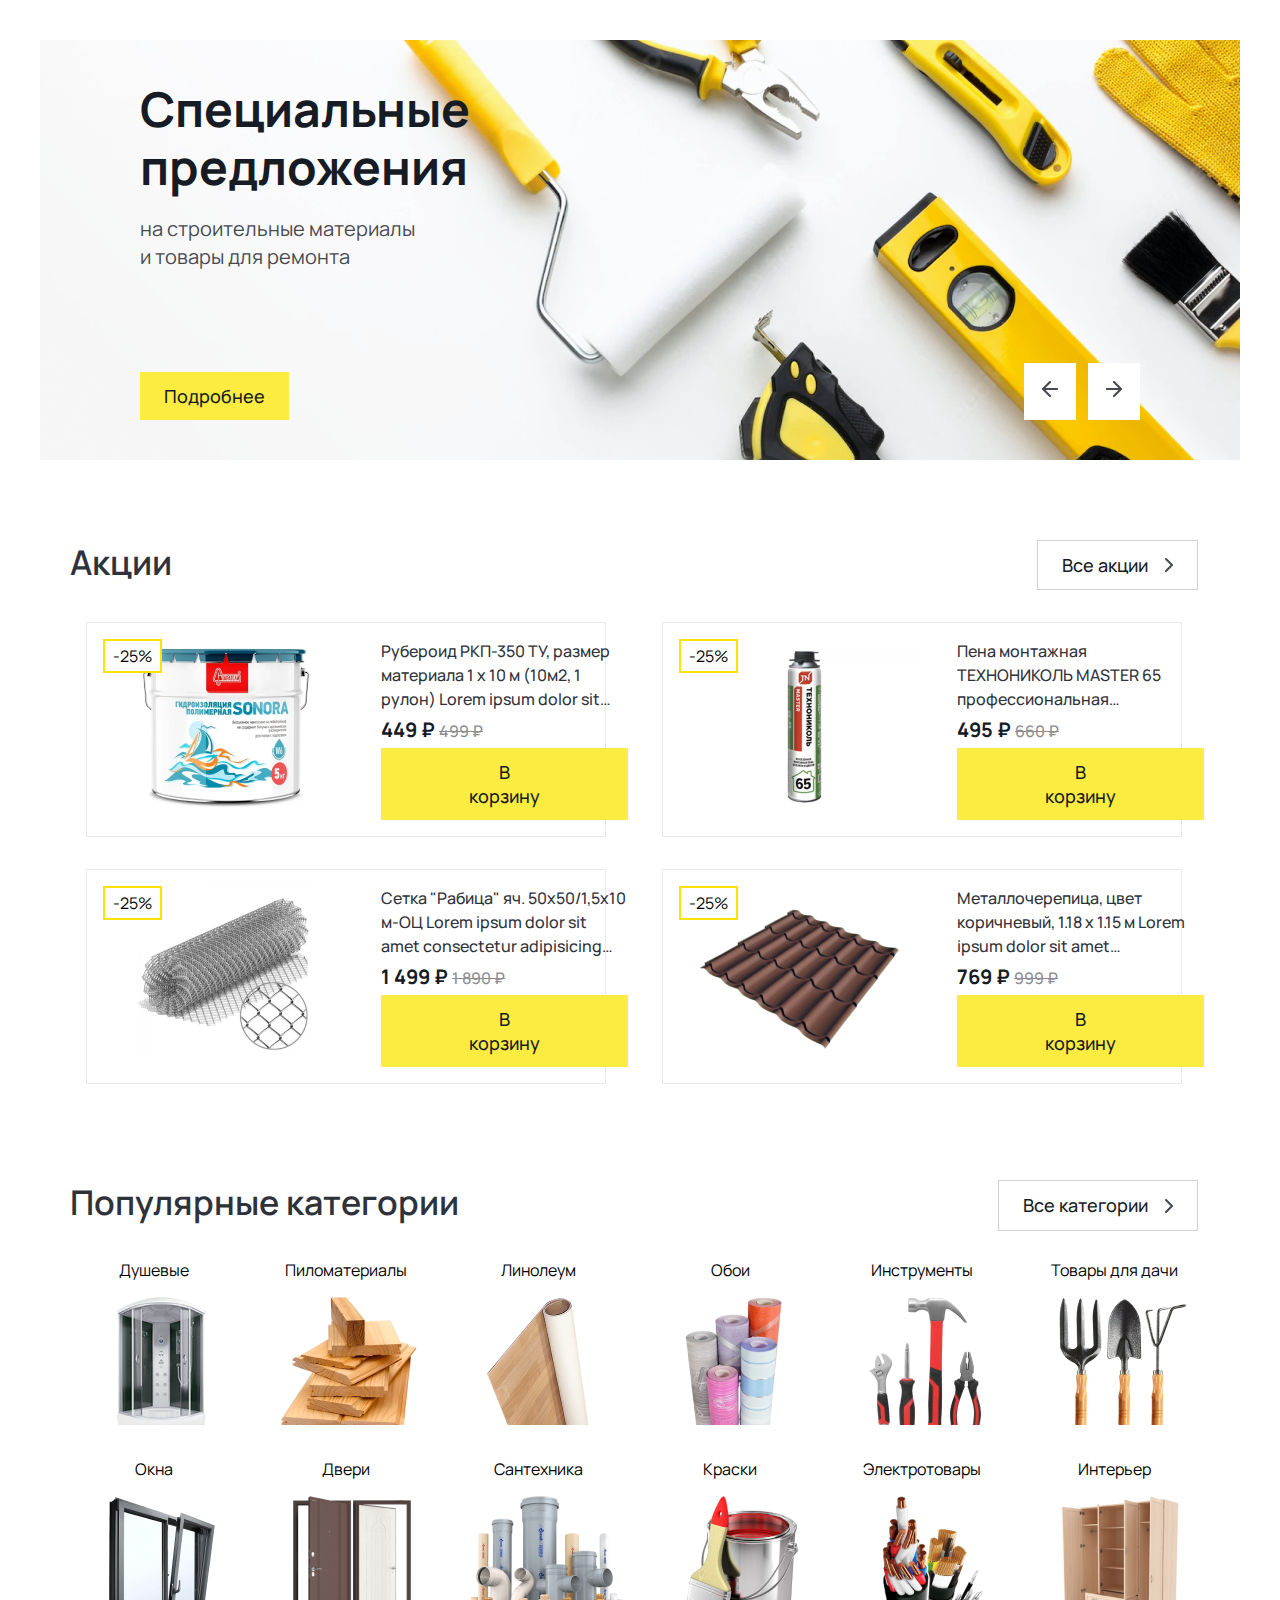
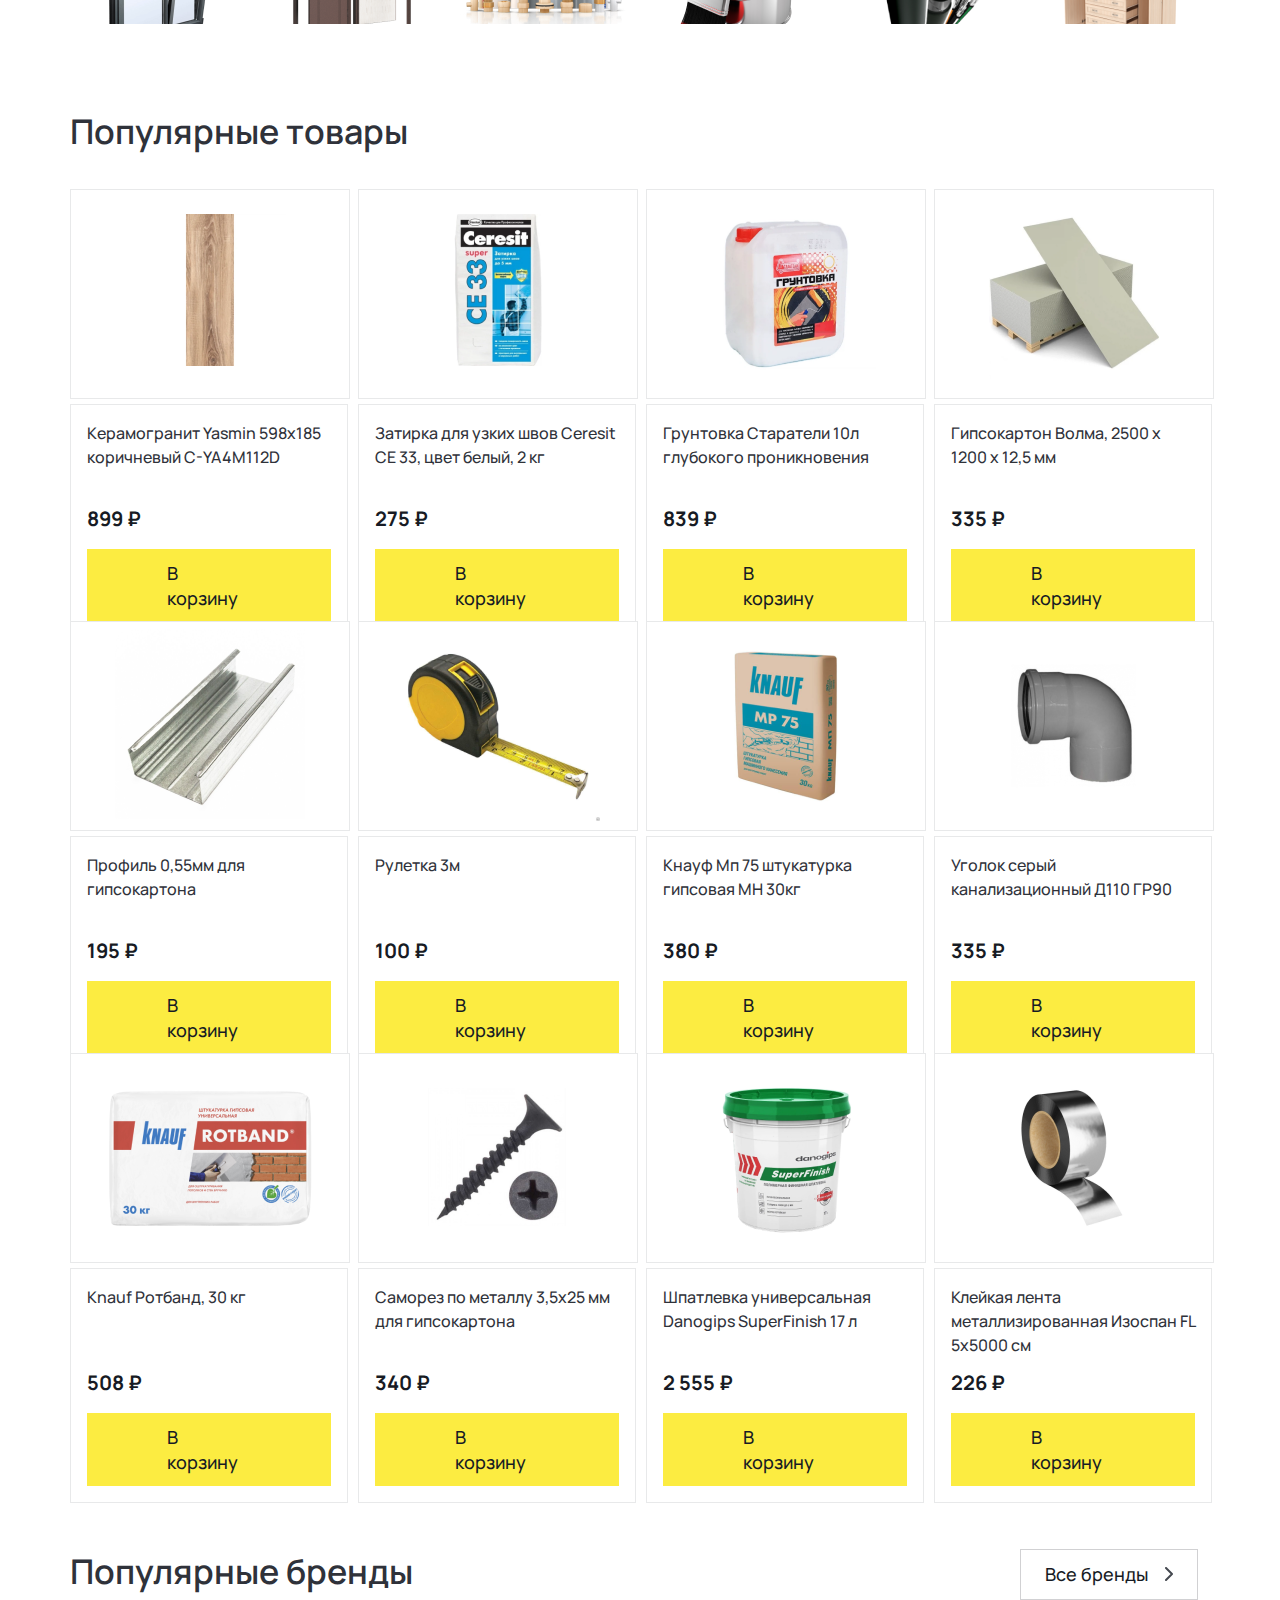
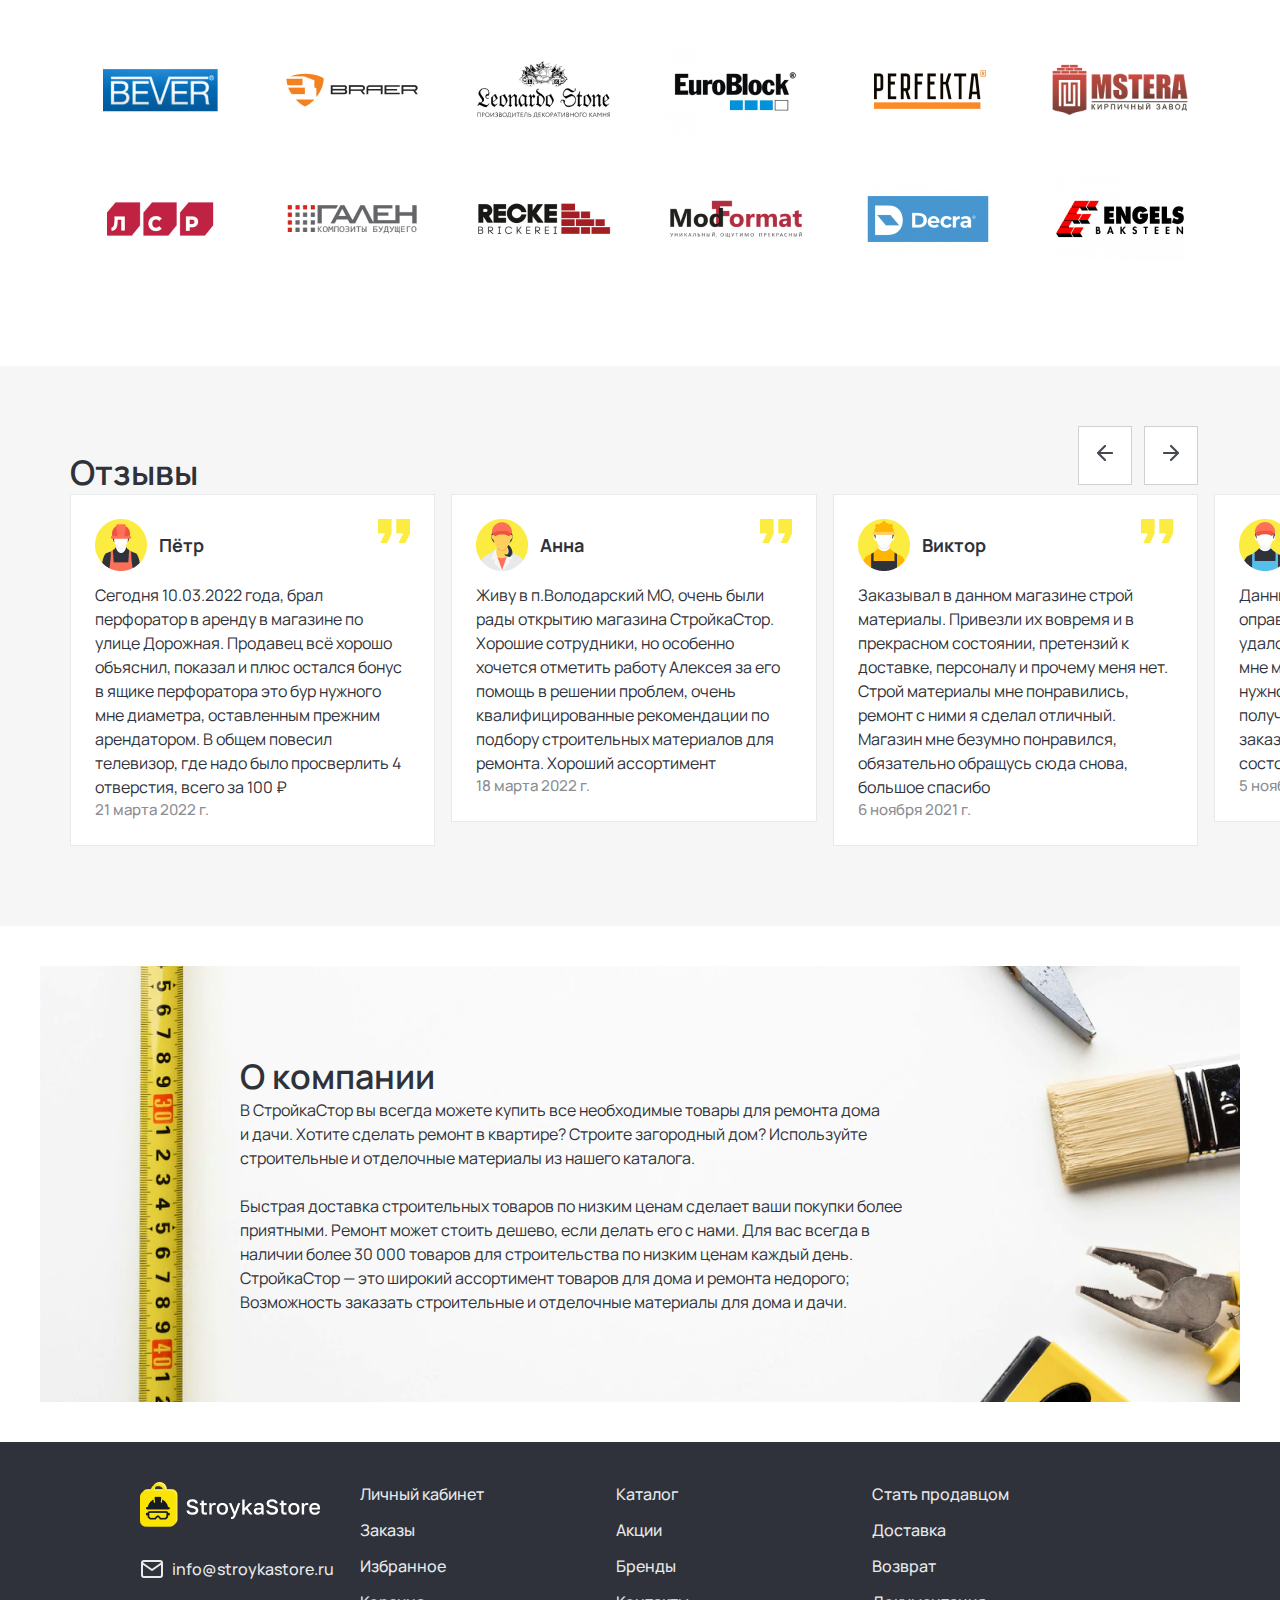
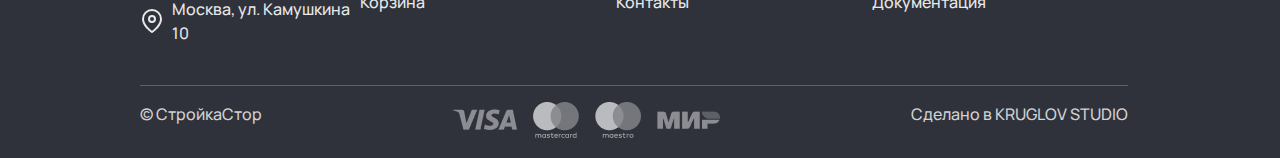
<file: index.html>
<!doctype html>
<html lang="en">

<head>
    <meta charset="utf-8">
    <meta name="viewport" content="width=device-width, initial-scale=1">
    <title>Bootstrap demo</title>
    <!-- <link href="https://cdn.jsdelivr.net/npm/bootstrap@5.3.0-alpha3/dist/css/bootstrap.min.css" rel="stylesheet"
        integrity="sha384-KK94CHFLLe+nY2dmCWGMq91rCGa5gtU4mk92HdvYe+M/SXH301p5ILy+dN9+nJOZ" crossorigin="anonymous">
     -->

    <link rel="stylesheet" href="./src/libs/bts/bootstrap-grid.min.css">
    <link rel="stylesheet" href="./src/libs/bts/bootstrap-grid.min.css.map">
    <link rel="stylesheet" href="./src/css/style.css">
</head>

<body>
    <header class="header">
        <div class="container">
            <div class="header-desktop">
                <div class="header-top d-flex justify-content-between">
                    <div class="header-top__icon-block d-flex">
                        <img src="./src/images/header/Icon.svg" alt="" class="header-top__icon">
                        <p class="header-top__location">Москва</p>
                    </div>
                    <div class="header-top__menu-block d-flex justify-content-between">
                        <a href="#" class="header-top__menu-items">Бренды</a>
                        <a href="./src/pages/delivery/" class="header-top__menu-items">Доставка</a>
                        <a href="#" class="header-top__menu-items">Возврат</a>
                        <a href="#" class="header-top__menu-items">Документация</a>
                        <a href="./src/pages/contacts/" class="header-top__menu-items">Контакты</a>
                    </div>
                </div>
                <div class="header-middle d-flex justify-content-between">
                    <a href="#" class="header-middle__logo">
                        <img src="./src/images/header/StroykaStore.png" alt="Logo" class="header-middle__logo-pic">
                    </a>

                    <div class="header-middle__menu d-flex align-items-center">
                        <a class="header-middle__menu__btn d-flex align-items">

                            <svg width="25" height="24" viewBox="0 0 25 24" fill="none"
                                xmlns="http://www.w3.org/2000/svg">
                                <path d="M4.5 18L14.5 18" stroke="#2F323A" stroke-width="2" stroke-linecap="round"
                                    stroke-linejoin="round" />
                                <path d="M4.5 12L20.5 12" stroke="#2F323A" stroke-width="2" stroke-linecap="round"
                                    stroke-linejoin="round" />
                                <path d="M4.5 6L10.5 6" stroke="#2F323A" stroke-width="2" stroke-linecap="round"
                                    stroke-linejoin="round" />
                            </svg>


                            Каталог
                        </a>
                        <form class="header-middle__menu__form d-flex">
                            <input type="text" class="header-middle__menu__form-input" placeholder="Поиск">
                            <img src="./src/images/header/search.svg" alt=""
                                class="header-middle__menu__form-input-pic">
                        </form>
                        <div class="header-middle__menu__user-action d-flex">
                            <a class="header-middle__menu__user-action-items" id="open-login-popup" title="Форма входа">
                                <img src="./src/images/header/profile.svg" alt=""
                                    class="header-middle__menu__user-action-items-pic"><br>
                                Профиль
                            </a>
                            <a class="header-middle__menu__user-action-items">
                                <img src="./src/images/header/order.svg" alt=""
                                    class="header-middle__menu__user-action-items-pic"><br>
                                Заказы
                            </a>
                            <a class="header-middle__menu__user-action-items">
                                <img src="./src/images/header/cart.svg" alt=""
                                    class="header-middle__menu__user-action-items-pic"><br>
                                Корзина
                            </a>
                        </div>

                    </div>

                </div>
                <div class="header-bottom">
                    <nav class="header-bottom__nav">
                        <a href="" class="header-bottom__links">Акции</a>
                        <a href="" class="header-bottom__links">Строительные материалы</a>
                        <a href="" class="header-bottom__links">Керамическая плитка</a>
                        <a href="" class="header-bottom__links">Краски</a>
                        <a href="" class="header-bottom__links">Сантехника</a>
                        <a href="" class="header-bottom__links">Напольные покрытия</a>
                        <a href="" class="header-bottom__links">Инструменты</a>
                        <a href="" class="header-bottom__links">Обои</a>
                        <a href="" class="header-bottom__links">Окна</a>
                    </nav>
                </div>
            </div>
        </div>
    </header>
    <main class="main">
        <section class="home">
            <div class="owl-carousel owl-theme owl-loaded" id="home-slider">
                <div class="owl-stage-outer">
                    <div class="owl-stage">
                        <div class="owl-item">
                            <div class="home-slide home-slide_first">
                                <h2 class="home-slide__title">Специальные <br> предложения</h2>
                                <p class="home-slide__text">на строительные материалы <br> и товары для ремонта</p>
                                <a href="#" class="home-slide__more-btn">Подробнее</a>
                            </div>
                        </div>
                        <div class="owl-item">
                            <div class="home-slide home-slide_second">
                                <h1 class="home-slide__title">Распродажа <br> инструментов</h1>
                                <p class="home-slide__text">«СтройкаСтор» стремится сделать условия покупки максимально
                                    выгодными для каждого покупателя, поэтому на сайте регулярно появляются товары со
                                    скидкой</p>
                                <a href="#" class="home-slide__more-btn">Подробнее</a> <br>
                            </div>
                        </div>

                    </div>
                </div>
                <div class="owl-nav">
                    <div class="home__prev"><img src="./src/images/home/left.png" alt=""></div>
                    <div class="home__next"><img src="./src/images/home/right.png" alt=""></div>
                </div>

            </div>
        </section>
        <section class="discount">
            <div class="container">
                <div class="discount-top d-flex justify-content-between">
                    <h3 class="discount-top__title">
                        Акции
                    </h3>
                    <a href="#" class="discount-top__btn d-flex">Все акции
                        <img src="./src/images/sales/btn.svg" alt="" class="discount-top__btn-pic">
                    </a>
                </div>
                <div class="row">
                    <div class="col-6">
                        <div class="discount-card d-flex">
                            <div class="discount-card__left">
                                <img src="./src/images/sales/card1.png" alt="" class="discount-card__left-pic">
                            </div>
                            <div class="discount-card__right d-flex ">
                                <p class="discount-card__right-text">Рубероид РКП-350 ТУ, размер материала 1 х 10 м
                                    (10м2, 1 рулон)
                                    Lorem ipsum dolor sit amet consectetur adipisicing elit. Sint itaque aspernatur est
                                    voluptates repudiandae, rem numquam assumenda dolorem recusandae beatae
                                    reprehenderit iure. Ab, quo facere aperiam dicta delectus architecto. Cum aut maxime
                                    eum dolorum debitis quaerat earum doloremque expedita facere.</p>
                                <p class="discount-card__right-price">449 ₽ <span>499 ₽</span></p>
                                <button class="discount-card__right-btn">В корзину</button>
                            </div>
                        </div>
                    </div>
                    <div class="col-6">
                        <div class="discount-card d-flex">
                            <div class="discount-card__left">
                                <img src="./src/images/sales/card2.png" alt="" class="discount-card__left-pic">
                            </div>
                            <div class="discount-card__right d-flex ">
                                <p class="discount-card__right-text">Пена монтажная ТЕХНОНИКОЛЬ MASTER 65
                                    профессиональная всесезонная Lorem ipsum dolor, sit amet consectetur adipisicing
                                    elit. Distinctio totam aliquid ducimus, inventore magnam saepe, quisquam dolorem
                                    sunt unde, officia dicta ad laboriosam eius similique rem illum ipsum enim quasi?
                                    Tempore quidem quibusdam repudiandae quam aliquam nesciunt nemo necessitatibus
                                    dolorem.</p>
                                <p class="discount-card__right-price">495 ₽ <span>660 ₽</span></p>
                                <button class="discount-card__right-btn">В корзину</button>
                            </div>
                        </div>
                    </div>
                    <div class="col-6">
                        <div class="discount-card d-flex">
                            <div class="discount-card__left">
                                <img src="./src/images/sales/card3.png" alt="" class="discount-card__left-pic">
                            </div>
                            <div class="discount-card__right d-flex ">
                                <p class="discount-card__right-text">Сетка "Рабица" яч. 50х50/1,5х10 м-ОЦ Lorem ipsum
                                    dolor sit amet consectetur adipisicing elit. Et maxime eveniet, soluta sunt
                                    perspiciatis quam fuga magnam dolores doloremque sequi nam ut porro numquam
                                    accusamus, assumenda minima! Suscipit iusto a eos quisquam tenetur consequatur
                                    expedita quibusdam, consectetur veritatis atque. Enim.</p>
                                <p class="discount-card__right-price">1 499 ₽ <span>1 890 ₽</span></p>
                                <button class="discount-card__right-btn">В корзину</button>
                            </div>
                        </div>
                    </div>
                    <div class="col-6">
                        <div class="discount-card d-flex">
                            <div class="discount-card__left">
                                <img src="./src/images/sales/card4.png" alt="" class="discount-card__left-pic">
                            </div>
                            <div class="discount-card__right d-flex ">
                                <p class="discount-card__right-text">Металлочерепица, цвет коричневый, 1.18 х 1.15 м
                                    Lorem ipsum dolor sit amet consectetur, adipisicing elit. Sed facilis, quam quos
                                    neque exercitationem soluta sit accusantium non a nihil, magnam totam velit atque
                                    earum corrupti nobis itaque ad in id. Dolor delectus aperiam quam, magni mollitia
                                    dolorum nobis aliquid!</p>
                                <p class="discount-card__right-price">769 ₽ <span>999 ₽</span></p>
                                <button class="discount-card__right-btn">В корзину</button>
                            </div>
                        </div>
                    </div>
                </div>
            </div>

        </section>
        <section class="category">
            <div class="container">
                <div class="category-top d-flex justify-content-between">
                    <h3 class="category-top__title">
                        Популярные категории
                    </h3>
                    <a href="#" class="category-top__btn d-flex">Все категории
                        <img src="./src/images/sales/btn.svg" alt="" class="category-top__btn-pic">
                    </a>
                </div>
                <div class="row">
                    <div class="col-2">
                        <div class="category-card">
                            <p class="category-card__text">Душевые</p>
                            <img src="./src/images/category/card-1.png" alt="" class="category-card__pic">
                        </div>


                    </div>
                    <div class="col-2">
                        <div class="category-card">
                            <p class="category-card__text">Пиломатериалы</p>
                            <img src="./src/images/category/card-2.png" alt="" class="category-card__pic">
                        </div>


                    </div>
                    <div class="col-2">
                        <div class="category-card">
                            <p class="category-card__text">Линолеум</p>
                            <img src="./src/images/category/card-3.png" alt="" class="category-card__pic">
                        </div>


                    </div>
                    <div class="col-2">
                        <div class="category-card">
                            <p class="category-card__text">Обои</p>
                            <img src="./src/images/category/card-4.png" alt="" class="category-card__pic">
                        </div>


                    </div>
                    <div class="col-2">
                        <div class="category-card">
                            <p class="category-card__text">Инструменты</p>
                            <img src="./src/images/category/card-5.png" alt="" class="category-card__pic">
                        </div>


                    </div>
                    <div class="col-2">
                        <div class="category-card">
                            <p class="category-card__text">Товары для дачи</p>
                            <img src="./src/images/category/card-6.png" alt="" class="category-card__pic">
                        </div>


                    </div>
                    <div class="col-2">
                        <div class="category-card">
                            <p class="category-card__text">Окна</p>
                            <img src="./src/images/category/card-7.png" alt=""
                                class="category-card__pic category-card__pic_bottom">
                            <!--Можно ли задавать модификатор для последних карточек для того чтобы стилизовать их отдельно от других карточек, если у других карточек есть нижний отступ, а у тех с модификатором нет отступа?-->
                        </div>


                    </div>
                    <div class="col-2">
                        <div class="category-card">
                            <p class="category-card__text">Двери</p>
                            <img src="./src/images/category/card-8.png" alt=""
                                class="category-card__pic category-card__pic_bottom">
                        </div>


                    </div>
                    <div class="col-2">
                        <div class="category-card">
                            <p class="category-card__text">Сантехника</p>
                            <img src="./src/images/category/card-9.png" alt=""
                                class="category-card__pic category-card__pic_bottom">
                        </div>


                    </div>
                    <div class="col-2">
                        <div class="category-card">
                            <p class="category-card__text">Краски</p>
                            <img src="./src/images/category/card-10.png" alt=""
                                class="category-card__pic category-card__pic_bottom">
                        </div>


                    </div>
                    <div class="col-2">
                        <div class="category-card">
                            <p class="category-card__text">Электротовары</p>
                            <img src="./src/images/category/card-11.png" alt=""
                                class="category-card__pic category-card__pic_bottom">
                        </div>


                    </div>
                    <div class="col-2">
                        <div class="category-card">
                            <p class="category-card__text">Интерьер</p>
                            <img src="./src/images/category/card-12.png" alt=""
                                class="category-card__pic category-card__pic_bottom">
                        </div>


                    </div>
                </div>
            </div>
        </section>
        <section class="bestsellers">
            <div class="container">
                <h3 class="bestsellers-top__title">
                    Популярные товары
                </h3>
                <div class="row">
                    <div class="col-3">
                        <div class="bestsellers-card">
                            <img src="./src/images/bestsellers/card-1.png" alt="a pic" class="bestsellers-card__pic">
                            <div class="bestsellers-card__bottom">
                                <p class="bestsellers-card__bottom-text">Керамогранит Yasmin 598х185 коричневый
                                    C-YA4M112D</p>
                                <p class="bestsellers-card__bottom-price">899 ₽</p>
                                <a href="#" class="bestsellers-card__bottom-btn">В корзину</a>
                            </div>
                        </div>
                    </div>
                    <div class="col-3">
                        <div class="bestsellers-card">
                            <img src="./src/images/bestsellers/card-2.png" alt="a pic" class="bestsellers-card__pic">
                            <div class="bestsellers-card__bottom">
                                <p class="bestsellers-card__bottom-text">Затирка для узких швов Ceresit СЕ 33, цвет
                                    белый, 2 кг</p>
                                <p class="bestsellers-card__bottom-price">275 ₽</p>
                                <a href="#" class="bestsellers-card__bottom-btn">В корзину</a>
                            </div>
                        </div>
                    </div>
                    <div class="col-3">
                        <div class="bestsellers-card">
                            <img src="./src/images/bestsellers/card-3.png" alt="a pic" class="bestsellers-card__pic">
                            <div class="bestsellers-card__bottom">
                                <p class="bestsellers-card__bottom-text">Грунтовка Старатели 10л глубокого проникновения
                                </p>
                                <p class="bestsellers-card__bottom-price">839 ₽</p>
                                <a href="#" class="bestsellers-card__bottom-btn">В корзину</a>
                            </div>
                        </div>
                    </div>
                    <div class="col-3">
                        <div class="bestsellers-card">
                            <img src="./src/images/bestsellers/card-4.png" alt="a pic" class="bestsellers-card__pic">
                            <div class="bestsellers-card__bottom">
                                <p class="bestsellers-card__bottom-text">Гипсокартон Волма, 2500 х 1200 х 12,5 мм</p>
                                <p class="bestsellers-card__bottom-price">335 ₽</p>
                                <a href="#" class="bestsellers-card__bottom-btn">В корзину</a>
                            </div>
                        </div>
                    </div>
                    <div class="col-3">
                        <div class="bestsellers-card">
                            <img src="./src/images/bestsellers/card-5.png" alt="a pic" class="bestsellers-card__pic">
                            <div class="bestsellers-card__bottom">
                                <p class="bestsellers-card__bottom-text">Профиль 0,55мм для гипсокартона</p>
                                <p class="bestsellers-card__bottom-price">195 ₽</p>
                                <a href="#" class="bestsellers-card__bottom-btn">В корзину</a>
                            </div>
                        </div>
                    </div>
                    <div class="col-3">
                        <div class="bestsellers-card">
                            <img src="./src/images/bestsellers/card-6.png" alt="a pic" class="bestsellers-card__pic">
                            <div class="bestsellers-card__bottom">
                                <p class="bestsellers-card__bottom-text">Рулетка 3м</p>
                                <p class="bestsellers-card__bottom-price">100 ₽</p>
                                <a href="#" class="bestsellers-card__bottom-btn">В корзину</a>
                            </div>
                        </div>
                    </div>
                    <div class="col-3">
                        <div class="bestsellers-card">
                            <img src="./src/images/bestsellers/card-7.png" alt="a pic" class="bestsellers-card__pic">
                            <div class="bestsellers-card__bottom">
                                <p class="bestsellers-card__bottom-text">Кнауф Мп 75 штукатурка гипсовая МН 30кг
                                </p>
                                <p class="bestsellers-card__bottom-price">380 ₽</p>
                                <a href="#" class="bestsellers-card__bottom-btn">В корзину</a>
                            </div>
                        </div>
                    </div>
                    <div class="col-3">
                        <div class="bestsellers-card">
                            <img src="./src/images/bestsellers/card-8.png" alt="a pic" class="bestsellers-card__pic">
                            <div class="bestsellers-card__bottom">
                                <p class="bestsellers-card__bottom-text">Уголок серый канализационный Д110 ГР90
                                </p>
                                <p class="bestsellers-card__bottom-price">335 ₽</p>
                                <a href="#" class="bestsellers-card__bottom-btn">В корзину</a>
                            </div>
                        </div>
                    </div>
                    <div class="col-3">
                        <div class="bestsellers-card bestsellers-card-bottom">
                            <img src="./src/images/bestsellers/card-9.png" alt="a pic" class="bestsellers-card__pic">
                            <div class="bestsellers-card__bottom">
                                <p class="bestsellers-card__bottom-text">Knauf Ротбанд, 30 кг</p>
                                <p class="bestsellers-card__bottom-price">508 ₽</p>
                                <a href="#" class="bestsellers-card__bottom-btn">В корзину</a>
                            </div>
                        </div>
                    </div>
                    <div class="col-3">
                        <div class="bestsellers-card bestsellers-card-bottom">
                            <!--Можно ли задавать модификатор для последних карточек для того чтобы стилизовать их отдельно от других карточек, если у других карточек есть нижний отступ, а у тех с модификатором нет отступа?-->
                            <img src="./src/images/bestsellers/card-10.png" alt="a pic" class="bestsellers-card__pic">
                            <div class="bestsellers-card__bottom">
                                <p class="bestsellers-card__bottom-text">Саморез по металлу 3,5х25 мм для гипсокартона
                                </p>
                                <p class="bestsellers-card__bottom-price">340 ₽</p>
                                <a href="#" class="bestsellers-card__bottom-btn">В корзину</a>
                            </div>
                        </div>
                    </div>
                    <div class="col-3">
                        <div class="bestsellers-card bestsellers-card-bottom">
                            <img src="./src/images/bestsellers/card-11.png" alt="a pic" class="bestsellers-card__pic">
                            <div class="bestsellers-card__bottom">
                                <p class="bestsellers-card__bottom-text">Шпатлевка универсальная Danogips SuperFinish 17
                                    л
                                </p>
                                <p class="bestsellers-card__bottom-price">2 555 ₽</p>
                                <a href="#" class="bestsellers-card__bottom-btn">В корзину</a>
                            </div>
                        </div>
                    </div>
                    <div class="col-3">
                        <div class="bestsellers-card bestsellers-card-bottom">
                            <img src="./src/images/bestsellers/card-12.png" alt="a pic" class="bestsellers-card__pic">
                            <div class="bestsellers-card__bottom">
                                <p class="bestsellers-card__bottom-text">Клейкая лента металлизированная Изоспан FL
                                    5х5000 см</p>
                                <p class="bestsellers-card__bottom-price">226 ₽</p>
                                <a href="#" class="bestsellers-card__bottom-btn">В корзину</a>
                            </div>
                        </div>
                    </div>
                </div>


            </div>
        </section>
        <section class="brands">
            <div class="container">
                <div class="brands-top d-flex justify-content-between">
                    <h3 class="brands-top__title">
                        Популярные бренды
                    </h3>
                    <a href="#" class="brands-top__btn d-flex">Все бренды
                        <img src="./src/images/sales/btn.svg" alt="" class="brands-top__btn-pic">
                    </a>
                </div>
                <div class="row">
                    <div class="col-2">
                        <img src="./src/images/brands/pic-1.png" alt="" class="brands-bottom-img">
                    </div>
                    <div class="col-2">
                        <img src="./src/images/brands/pic-2.png" alt="" class="brands-bottom-img">
                    </div>
                    <div class="col-2">
                        <img src="./src/images/brands/pic-3.png" alt="" class="brands-bottom-img">
                    </div>
                    <div class="col-2">
                        <img src="./src/images/brands/pic-4.png" alt="" class="brands-bottom-img">
                    </div>
                    <div class="col-2">
                        <img src="./src/images/brands/pic-5.png" alt="" class="brands-bottom-img">
                    </div>
                    <div class="col-2">
                        <img src="./src/images/brands/pic-6.png" alt="" class="brands-bottom-img">
                    </div>
                    <div class="col-2">
                        <img src="./src/images/brands/pic-7.png" alt="" class="brands-bottom-img">
                    </div>
                    <div class="col-2">
                        <img src="./src/images/brands/pic-8.png" alt="" class="brands-bottom-img">
                    </div>
                    <div class="col-2">
                        <img src="./src/images/brands/pic-9.png" alt="" class="brands-bottom-img">
                    </div>
                    <div class="col-2">
                        <img src="./src/images/brands/pic-10.png" alt="" class="brands-bottom-img">
                    </div>
                    <div class="col-2">
                        <img src="./src/images/brands/pic-11.png" alt="" class="brands-bottom-img">
                    </div>
                    <div class="col-2">
                        <img src="./src/images/brands/pic-12.png" alt="" class="brands-bottom-img">
                    </div>
                </div>

            </div>

        </section>
        <section class="feedback">
            <div class="container">
                <h3 class="feedback__title">Отзывы</h3>
                <div class="owl-carousel owl-theme owl-loaded" id="feedback-slider">
                    <div class="owl-stage-outer">
                        <div class="owl-stage">
                            <div class="owl-item">
                                <div class="feedback-card">
                                    <div class="feedback-card__top">
                                        <div class="feedback-card__user">
                                            <img src="./src/images/feedback/card-1.png" alt=""
                                                class="feedback-card__avatar">
                                            <p class="feedback-card__user-name">Пётр</p>
                                        </div>
                                        <img src="./src/images/feedback/quote.png" alt="" class="feedback-card__trace">
                                    </div>
                                    <p class="feedback-card__text">
                                        Сегодня 10.03.2022 года, брал перфоратор в аренду в магазине по улице Дорожная.
                                        Продавец всё хорошо объяснил, показал и плюс остался бонус в ящике перфоратора
                                        это бур нужного мне диаметра, оставленным прежним арендатором. В общем повесил
                                        телевизор, где надо было просверлить 4 отверстия, всего за 100 ₽
                                    </p>
                                    <div class="feedback-card__date">
                                        21 марта 2022 г.
                                    </div>
                                </div>
                            </div>

                            <div class="owl-item">
                                <div class="feedback-card">
                                    <div class="feedback-card__top">
                                        <div class="feedback-card__user">
                                            <img src="./src/images/feedback/card-2.png" alt=""
                                                class="feedback-card__avatar">
                                            <p class="feedback-card__user-name">Анна</p>
                                        </div>
                                        <img src="./src/images/feedback/quote.png" alt="" class="feedback-card__trace">
                                    </div>
                                    <p class="feedback-card__text">
                                        Живу в п.Володарский МО, очень были рады открытию магазина СтройкаСтор. Хорошие
                                        сотрудники, но особенно хочется отметить работу Алексея за его помощь в решении
                                        проблем, очень квалифицированные рекомендации по подбору строительных материалов
                                        для ремонта. Хороший ассортимент

                                    </p>
                                    <div class="feedback-card__date">
                                        18 марта 2022 г.
                                    </div>
                                </div>
                            </div>
                            <div class="owl-item">
                                <div class="feedback-card">
                                    <div class="feedback-card__top">
                                        <div class="feedback-card__user">
                                            <img src="./src/images/feedback/card-3.png" alt=""
                                                class="feedback-card__avatar">
                                            <p class="feedback-card__user-name">Виктор</p>
                                        </div>
                                        <img src="./src/images/feedback/quote.png" alt="" class="feedback-card__trace">
                                    </div>
                                    <p class="feedback-card__text">
                                        Заказывал в данном магазине строй материалы. Привезли их вовремя и в прекрасном
                                        состоянии, претензий к доставке, персоналу и прочему меня нет. Строй материалы
                                        мне понравились, ремонт с ними я сделал отличный. Магазин мне безумно
                                        понравился, обязательно обращусь сюда снова, большое спасибо
                                    </p>
                                    <div class="feedback-card__date">
                                        6 ноября 2021 г.
                                    </div>
                                </div>
                            </div>
                            <div class="owl-item">
                                <div class="feedback-card">
                                    <div class="feedback-card__top">
                                        <div class="feedback-card__user">
                                            <img src="./src/images/feedback/card-4.png" alt=""
                                                class="feedback-card__avatar">
                                            <p class="feedback-card__user-name">Дмитрий</p>
                                        </div>
                                        <img src="./src/images/feedback/quote.png" alt="" class="feedback-card__trace">
                                    </div>
                                    <p class="feedback-card__text">
                                        Данный магазин целиком и полностью оправдал все мои ожидания. Тут мне удалось
                                        найти апсалютно все нужные мне материалы для отделочных работ и в нужном
                                        количестве. С доставкой тоже получилось всё удобно. привезли всё в заказанном
                                        количестве и в отличном состоянии.

                                    </p>
                                    <div class="feedback-card__date">
                                        5 ноября 2021 г.
                                    </div>
                                </div>
                            </div>
                            <div class="owl-item">
                                <div class="feedback-card">
                                    <div class="feedback-card__top">
                                        <div class="feedback-card__user">
                                            <img src="./src/images/feedback/card-1.png" alt=""
                                                class="feedback-card__avatar">
                                            <p class="feedback-card__user-name">Пётр</p>
                                        </div>
                                        <img src="./src/images/feedback/quote.png" alt="" class="feedback-card__trace">
                                    </div>
                                    <p class="feedback-card__text">
                                        Сегодня 10.03.2022 года, брал перфоратор в аренду в магазине по улице Дорожная.
                                        Продавец всё хорошо объяснил, показал и плюс остался бонус в ящике перфоратора
                                        это бур нужного мне диаметра, оставленным прежним арендатором. В общем повесил
                                        телевизор, где надо было просверлить 4 отверстия, всего за 100 ₽
                                    </p>
                                    <div class="feedback-card__date">
                                        21 марта 2022 г.
                                    </div>
                                </div>
                            </div>
                        </div>
                    </div>
                    <div class="owl-nav">
                        <div class="feedback__prev"><img src="./src/images/home/left.png" alt=""></div>
                        <div class="feedback__next"><img src="./src/images/home/right.png" alt=""></div>
                    </div>

                </div>
            </div>
        </section>
        <section class="about">
            <div class="about-container">
                <h3 class="about-container__title">О компании</h3>
                <p class="about-container__text">
                    В СтройкаСтор вы всегда можете купить все необходимые товары для ремонта дома <br>и дачи. Хотите
                    сделать ремонт в квартире? Строите загородный дом? Используйте строительные и отделочные материалы
                    из нашего каталога.
                    <br>
                    <br>

                    Быстрая доставка строительных товаров по низким ценам сделает ваши покупки более приятными. Ремонт
                    может стоить дешево, если делать его с нами. Для вас всегда в наличии более 30 000 товаров для
                    строительства по низким ценам каждый день.
                    СтройкаСтор — это широкий ассортимент товаров для дома и ремонта недорого; Возможность заказать
                    строительные и отделочные материалы для дома и дачи.
                </p>
            </div>

        </section>
    </main>
    <footer class="footer">
        <div class="container">
            <div class="footer-top d-flex">
                <div class="footer-top__left">
                    <a class="footer-top__left-logo">
                        <img src="./src/images/footer/Logo.png" alt="">
                    </a>
                    <a class="footer-top__left-email">

                        <img src="./src/images/footer/email.svg" alt="">info@stroykastore.ru
                    </a>
                    <a class="footer-top__left-location">

                        <img src="./src/images/footer/location.svg" alt="">Москва, ул. Камушкина 10
                    </a>
                </div>
                <nav class="footer-top__nav d-flex">

                    <ul class="footer-top__nav-list">
                        <li class="footer-top__nav-item">Личный кабинет</li>
                        <li class="footer-top__nav-item">Заказы</li>
                        <li class="footer-top__nav-item">Избранное</li>
                        <li class="footer-top__nav-item footer-top__nav-item-bottom">Корзина</li>
                    </ul>
                    <ul class="footer-top__nav-list">
                        <li class="footer-top__nav-item">Каталог</li>
                        <li class="footer-top__nav-item">Акции</li>
                        <li class="footer-top__nav-item">Бренды</li>
                        <li class="footer-top__nav-item footer-top__nav-item-bottom">Контакты</li>
                    </ul>
                    <ul class="footer-top__nav-list">
                        <li class="footer-top__nav-item">Стать продавцом</li>
                        <li class="footer-top__nav-item">Доставка</li>
                        <li class="footer-top__nav-item">Возврат</li>
                        <li class="footer-top__nav-item footer-top__nav-item-bottom">Документация</li>
                    </ul>

                </nav>
            </div>
            <div class="footer-bottom">
                <div class="footer-bottom-container">
                    <p class="footer-bottom-container__left">© СтройкаСтор</p>
                    <img src="./src/images/footer/visa-mir.png" alt="" class="footer-bottom-container__middle">
                    <p class="footer-bottom-container__right">Cделано в KRUGLOV STUDIO</p>
                </div>
            </div>
        </div>

    </footer>

    <div class="overlay">
        <div class="login-popup">
            <form class="login-popup-form">
                <h2 class="login-popup-form__title">Вход</h2>
                <label class="login-popup-form__label login-popup-form__label-email ">
                    E-mail
                    <input type="email" class="login-popup-form__label-email-inp" placeholder="youmail@mail.com">
                </label>
                <label class="login-popup-form__label login-popup-form__label-password">
                    Пароль
                    <input type="password" class="login-popup-form__label-email-inp" placeholder="****************">
                </label>

                <a class="login-popup-form__password-recovery">
                    Забыли пароль?
                </a>
                <a href="#" class="login-popup-form__sign-in-btn">
                    Войти
                </a>


            </form>


            <button class="login-popup-reg">Создать учетную запись</button>


        </div>
        <div class="reg-popup">
            <form class="reg-popup-form">
                <h2 class="reg-popup-form__title">
                    Регистрация
                </h2>
                <div class="row">
                    <div class="col-6">

                        <label class="reg-popup-form__label">Имя
                            <input type="text" class="reg-popup-form__label-inp" placeholder="Богдан">
                        </label>
                    </div>
                    <div class="col-6">

                        <label class="reg-popup-form__label">E-mail
                            <input type="email" class="reg-popup-form__label-inp" placeholder="youmail@mail.com">
                        </label>
                    </div>
                    <div class="col-6">

                        <label class="reg-popup-form__label">Новый пароль
                            <input type="password" class="reg-popup-form__label-inp" placeholder="****************">
                        </label>
                    </div>
                    <div class="col-6">

                        <label class="reg-popup-form__label">Подтверждение пароля
                            <input type="password" class="reg-popup-form__label-inp" placeholder="****************">
                        </label>
                    </div>
                </div>


                <button class="reg-popup-form__label-signUp-btn">Зарегистрироваться</button>
            </form>


        </div>
        <div class="city-popup">
            <form class="city-popup-form">
                <h2 class="city-popup-form__title">
                    Выберите ваш город
                </h2>
                <div class="city-popup-form__input-container">
                    <input type="text" class="city-popup-form__input" placeholder="Поиск">
                    <img src="./src/images/header/search.svg" alt="">

                </div>
                <div class="row">
                    <div class="col-4">
                        <p class="city-popup-form__city-name">Москва</p>
                    </div>
                    <div class="col-4">
                        <p class="city-popup-form__city-name">Санкт-Петербург</p>
                    </div>
                    <div class="col-4">
                        <p class="city-popup-form__city-name">Новосибирск</p>
                    </div>
                    <div class="col-4">
                        <p class="city-popup-form__city-name">Екатеринбург</p>
                    </div>
                    <div class="col-4">
                        <div class="city-popup-form__city-name-block d-flex align-items-center">
                            <img src="./src/images/city-popup/Icon.svg" alt="" class="city-popup-form__city-name-img">
                            <p class="city-popup-form__city-name">Казань</p>

                        </div>
                    </div>
                    <div class="col-4">
                        <p class="city-popup-form__city-name">Нижний Новгород</p>
                    </div>
                    <div class="col-4">
                        <p class="city-popup-form__city-name">Челябинск
                        <p>
                    </div>
                    <div class="col-4">
                        <p class="city-popup-form__city-name">Самара</p>
                    </div>
                    <div class="col-4">
                        <p class="city-popup-form__city-name">Ростов-на-Дону</p>
                    </div>
                    <div class="col-4">
                        <p class="city-popup-form__city-name">Уфа</p>
                    </div>
                    <div class="col-4">
                        <p class="city-popup-form__city-name">Омск</p>
                    </div>
                    <div class="col-4">
                        <p class="city-popup-form__city-name">Красноярск</p>
                    </div>
                    <div class="col-4">
                        <p class="city-popup-form__city-name">Воронеж</p>
                    </div>
                    <div class="col-4">
                        <p class="city-popup-form__city-name">Пермь</p>
                    </div>
                    <div class="col-4">
                        <p class="city-popup-form__city-name">Волгоград</p>
                    </div>

                </div>

            </form>
        </div>
        <div class="cart-alert">
            <form class="cart-alert-form">
                <h2 class="cart-alert-form__title">
                    Товар добавлен в корзину
                </h2>


                <div class="cart-alert-form__block d-flex">
                    <img src="./src/images/sales/card1.png" alt="" class="cart-alert-form__img">

                    <div class="cart-alert-form__right">
                        <p class="cart-alert-form__text">
                            Плита OSB-3 Kronospan 2500 х 1250 х 9 мм, хвойные породы
                        </p>
                        <p class="cart-alert-form__price">
                            995 ₽
                        </p>
                        <p class="cart-alert-form__items-number">
                            2 шт.
                        </p>
                    </div>
                </div>

                <div class="cart-alert-form__btns d-flex justify-content-center">
                    <a href="#" class="cart-alert-form__cart-btn">
                        Перейти в корзину
                    </a>
                    <a href="#" class="cart-alert-form__shopping-btn">
                        Продолжить покупки
                    </a>
                </div>
            </form>

        </div>
        <!-- <div class="error-popup">
            <form class="error-popup-form">
                <h2 class="error-popup-form__title">
                    Ошибка
                </h2>
                <div class="error-popup-form__text">
                    Проблема с оплатой. Обратитесь <br> за помощью к менеджеру
                </div>
                <a href="#" class="error-popup-form__btn">
                    Вернуться в магазин
                </a>
            </form>
        </div> -->
        <div class="order-alert">
            <form class="order-alert-form">
                <h2 class="order-alert-form__title">
                    Спасибо за заказ!
                </h2>
                <p class="order-alert-form__text">
                    Скоро с Вами свяжется наш менеджер!
                </p>
                <a href="#" class="order-alert-form__btn">
                    Вернуться в магазин
                </a>
            </form>
        </div>
        <div class="popup-close-btn"></div>

    </div>

    <script src="https://cdn.jsdelivr.net/npm/bootstrap@5.3.0-alpha3/dist/js/bootstrap.bundle.min.js"
        integrity="sha384-ENjdO4Dr2bkBIFxQpeoTz1HIcje39Wm4jDKdf19U8gI4ddQ3GYNS7NTKfAdVQSZe"
        crossorigin="anonymous"></script>
    <script src="./src/libs/jquery/jquery.js"></script>
    <script src="./src/libs/owl/owl.carousel.min.js"></script>
    <script src="./src/js/main.js"></script>
</body>

</html>
</file>
<file: src/css/style.css>
@import url("https://fonts.googleapis.com/css2?family=Manrope:wght@400;500;700&display=swap");
@import '../libs/owl/owl.carousel.min.css';
@import '../libs/owl/owl.theme.default.css';
* {
  padding: 0;
  margin: 0;
  box-sizing: border-box;
  font-family: "Manrope", sans-serif;
  list-style-type: none;
}

a, a:hover {
  text-decoration: none;
  color: inherit;
}

.container {
  padding-left: 0;
}

.header-desktop {
  display: none;
}
.header-desktop .header-top {
  padding: 11px 0;
}
.header-desktop .header-top__icon-block {
  position: relative;
  cursor: pointer;
}
.header-desktop .header-top__icon-block img {
  position: absolute;
  top: 1px;
}
.header-desktop .header-top__icon-block p {
  position: absolute;
  left: 25px;
  font-style: normal;
  font-weight: 500;
  font-size: 15px;
  line-height: 145%;
  color: #5D6066;
}
.header-desktop .header-top__menu-block {
  width: 460px;
  font-style: normal;
  font-weight: 500;
  font-size: 15px;
  line-height: 145%;
  color: #5D6066;
}
.header-desktop .header-top__menu-items {
  gap: 24px;
}
.header-desktop .header-middle {
  padding: 16px 0;
  border-bottom: 1px solid #E8E9EA;
}
.header-desktop .header-middle__menu {
  width: 866px;
  gap: 16px;
}
.header-desktop .header-middle__menu__btn {
  padding: 12px 22px;
  border: none;
  background: #FCEC41;
  gap: 8px;
  font-style: normal;
  font-weight: 500;
  font-size: 18px;
  line-height: 136%;
  color: #171B24;
}
.header-desktop .header-middle__menu__form {
  width: 444px;
  height: 48px;
  position: relative;
}
.header-desktop .header-middle__menu__form-input {
  width: 100%;
  border: none;
  background: #F6F6F6;
  /* BG/D1D1D3 */
  border-bottom: 1px solid #D1D1D3;
  padding: 12px 16px;
}
.header-desktop .header-middle__menu__form-input-pic {
  position: absolute;
  right: 0;
  height: 48px;
  border: none;
  background: none;
  padding: 12px 16px;
  cursor: pointer;
}
.header-desktop .header-middle__menu__form-input:focus {
  outline: none;
}
.header-desktop .header-middle__menu__user-action-items {
  width: 82px;
  text-align: center;
  font-style: normal;
  font-weight: 500;
  font-size: 15px;
  line-height: 145%;
  color: #454950;
  cursor: pointer;
}
.header-desktop .header-bottom__nav {
  display: flex;
  justify-content: space-between;
  border-bottom: 1px solid #E8E9EA;
  padding: 10px 0;
}
.header-desktop .header-bottom__links {
  font-style: normal;
  font-weight: 500;
  font-size: 16px;
  line-height: 150%;
  color: #454950;
}

@media screen and (max-width: 1024px) {
  .header-desktop {
    display: none;
  }
}
@media screen and (max-width: 360px) {
  .header-desktop {
    display: block;
  }
}
.home {
  padding: 40px 40px 0;
}
.home-slide {
  padding: 40px 100px;
  max-height: 420px;
  min-height: 420px;
  position: relative;
}
.home-slide_first {
  background: url("../images/home/slide-1.png") center/cover no-repeat;
}
.home-slide_second {
  background: url("../images/home/slide-2.png") center/cover no-repeat;
}
.home-slide__title {
  font-style: normal;
  font-weight: 700;
  font-size: 48px;
  line-height: 120%;
  /* or 58px */
  display: flex;
  align-items: center;
  /* Text/171B24 */
  color: #171B24;
  margin-bottom: 20px;
}
.home-slide__text {
  font-style: normal;
  font-weight: 400;
  font-size: 20px;
  line-height: 140%;
  /* or 28px */
  display: flex;
  align-items: center;
  /* Text/454950 */
  color: #454950;
  max-width: 570px;
}
.home-slide__more-btn {
  padding: 12px 24px;
  background: #FCEC41;
  font-style: normal;
  font-weight: 500;
  font-size: 18px;
  line-height: 136%;
  /* or 24px */
  /* Text/171B24 */
  color: #171B24;
  display: inline-block;
  position: absolute;
  left: 100px;
  bottom: 40px;
}
.home .owl-nav {
  position: absolute;
  bottom: 40px;
  right: 100px;
  display: flex;
  gap: 12px;
}
.home .owl-nav .home__prev,
.home .owl-nav .home__next {
  background: #FFFFFF;
  /* BG/D1D1D3 */
  border: 1px solid #D1D1D3;
  padding: 14px;
  border: none;
  cursor: pointer;
}

.discount {
  margin: 80px 0;
}
.discount-top {
  margin-bottom: 16px;
}
.discount-top__title {
  font-style: normal;
  font-weight: 600;
  font-size: 34px;
  line-height: 130%;
  color: #2F323A;
}
.discount-top__btn {
  gap: 17px;
  white-space: nowrap;
  align-items: center;
  background: #FFFFFF;
  /* BG/D1D1D3 */
  border: 1px solid #D1D1D3;
  padding: 12px 24px;
  font-style: normal;
  font-weight: 500;
  font-size: 18px;
  line-height: 136%;
  color: #171B24;
}
.discount-card {
  background: #FFFFFF;
  /* BG/E8E9EA */
  border: 1px solid #E8E9EA;
  margin: 16px;
}
.discount-card__left {
  position: relative;
}
.discount-card__left::before {
  position: absolute;
  top: 16px;
  left: 16px;
  content: "-25%";
  padding: 4px 8px;
  background: #FFFFFF;
  /* Main/FBE303 */
  border: 2px solid #FBE303;
}
.discount-card__right {
  padding: 16px;
  flex-direction: column;
  justify-content: space-between;
}
.discount-card__right-text {
  overflow: scroll;
  text-overflow: ellipsis;
  display: -webkit-box;
  -webkit-line-clamp: 3;
  -webkit-box-orient: vertical;
  font-style: normal;
  font-weight: 500;
  font-size: 16px;
  line-height: 150%;
  color: #2F323A;
}
.discount-card__right-price {
  font-style: normal;
  font-weight: 700;
  font-size: 20px;
  line-height: 140%;
  color: #171B24;
}
.discount-card__right-price span {
  font-style: normal;
  font-weight: 500;
  font-size: 16px;
  line-height: 150%;
  color: #8B8D92;
  text-decoration: line-through;
}
.discount-card__right-btn {
  padding: 12px 88px;
  background: #FCEC41;
  border: none;
  font-style: normal;
  font-weight: 500;
  font-size: 18px;
  line-height: 136%;
  color: #171B24;
}

.category {
  margin: 80px 0;
}
.category-top {
  margin-bottom: 28px;
}
.category-top__title {
  font-style: normal;
  font-weight: 600;
  font-size: 34px;
  line-height: 130%;
  color: #2F323A;
}
.category-top__btn {
  gap: 17px;
  white-space: nowrap;
  align-items: center;
  background: #FFFFFF;
  /* BG/D1D1D3 */
  border: 1px solid #D1D1D3;
  padding: 12px 24px;
  font-style: normal;
  font-weight: 500;
  font-size: 18px;
  line-height: 136%;
  color: #171B24;
}
.category-card {
  text-align: center;
}
.category-card__pic {
  margin: 16px 0 28px;
}
.category-card__pic_bottom {
  margin-bottom: 0;
}

.bestsellers {
  margin: 80px 0;
}
.bestsellers-top__title {
  margin-bottom: 20px;
  font-style: normal;
  font-weight: 600;
  font-size: 34px;
  line-height: 130%;
  color: #2F323A;
}
.bestsellers-card {
  width: 278px;
  height: 416px;
  margin-top: 16px;
}
.bestsellers-card__pic {
  background: #FFFFFF;
  /* BG/E8E9EA */
  border: 1px solid #E8E9EA;
}
.bestsellers-card__bottom {
  background: #FFFFFF;
  /* BG/E8E9EA */
  border: 1px solid #E8E9EA;
  padding: 16px;
}
.bestsellers-card__bottom-text {
  width: 246px;
  height: 72px;
  margin-bottom: 12px;
  font-style: normal;
  font-weight: 500;
  font-size: 16px;
  line-height: 150%;
  color: #2F323A;
}
.bestsellers-card__bottom-price {
  width: 246px;
  height: 28px;
  margin-bottom: 16px;
  font-style: normal;
  font-weight: 700;
  font-size: 20px;
  line-height: 140%;
  color: #171B24;
}
.bestsellers-card__bottom-btn {
  background: #FCEC41;
  padding: 12px 80px;
  border: none;
  display: inline-block;
  font-style: normal;
  font-weight: 500;
  font-size: 18px;
  line-height: 136%;
  color: #171B24;
}

.brands {
  margin: 80px 0;
}
.brands-top {
  margin-bottom: 28px;
}
.brands-top__title {
  font-style: normal;
  font-weight: 600;
  font-size: 34px;
  line-height: 130%;
  color: #2F323A;
}
.brands-top__btn {
  gap: 17px;
  white-space: nowrap;
  align-items: center;
  background: #FFFFFF;
  /* BG/D1D1D3 */
  border: 1px solid #D1D1D3;
  padding: 12px 24px;
  font-style: normal;
  font-weight: 500;
  font-size: 18px;
  line-height: 136%;
  color: #171B24;
}

.feedback {
  padding: 84px 0 80px;
  background: #F6F6F6;
  width: 100%;
  overflow: hidden;
}
.feedback .owl-carousel .owl-stage-outer {
  overflow: initial;
}
.feedback__title {
  font-style: normal;
  font-weight: 600;
  font-size: 34px;
  line-height: 130%;
  /* or 44px */
  display: flex;
  align-items: center;
  /* Text/2F323A */
  color: #2F323A;
}
.feedback-card {
  background: #FFFFFF;
  /* BG/E8E9EA */
  border: 1px solid #E8E9EA;
  padding: 24px;
}
.feedback-card__top {
  display: flex;
  justify-content: space-between;
  margin-bottom: 12px;
}
.feedback-card__trace {
  width: 32px !important;
  height: 24px;
}
.feedback-card__user {
  display: flex;
  gap: 12px;
  align-items: center;
  font-style: normal;
  font-weight: 700;
  font-size: 18px;
  line-height: 136%;
  /* or 24px */
  /* Text/2F323A */
  color: #2F323A;
}
.feedback-card__text {
  font-style: normal;
  font-weight: 400;
  font-size: 16px;
  line-height: 150%;
  /* or 24px */
  /* Text/2F323A */
  color: #2F323A;
}
.feedback-card__date {
  font-style: normal;
  font-weight: 500;
  font-size: 15px;
  line-height: 145%;
  /* identical to box height, or 22px */
  /* Text/8B8D92 */
  color: #8B8D92;
}
.feedback .owl-nav {
  position: absolute;
  right: 0;
  display: flex;
  gap: 12px;
  top: 0;
  margin-top: -68px;
}
.feedback .owl-nav .feedback__prev,
.feedback .owl-nav .feedback__next {
  background: #FFFFFF;
  /* BG/D1D1D3 */
  border: 1px solid #D1D1D3;
  padding: 14px;
  border: 1px solid #D1D1D3;
  cursor: pointer;
}

.about {
  background: url("../images/about/about-background.png");
  margin: 40px;
  padding: 88px 200px;
}
.about-container {
  width: 670px;
}
.about-container__title {
  font-style: normal;
  font-weight: 600;
  font-size: 34px;
  line-height: 130%;
  color: #2F323A;
}
.about-container__text {
  font-style: normal;
  font-weight: 400;
  font-size: 16px;
  line-height: 150%;
  color: #2F323A;
}

.footer {
  background: #2F323A;
  padding: 40px 140px 20px;
}
.footer-top {
  margin-bottom: 40px;
  justify-content: space-between;
  font-style: normal;
  font-weight: 500;
  font-size: 16px;
  line-height: 150%;
  color: #E8E9EA;
}
.footer-top__left {
  width: 278px;
  display: flex;
  flex-direction: column;
}
.footer-top__left-logo {
  margin-bottom: 23px;
  cursor: pointer;
}
.footer-top__left-email {
  margin-bottom: 16px;
  display: flex;
  gap: 8px;
  cursor: pointer;
}
.footer-top__left-location {
  display: flex;
  gap: 8px;
  cursor: pointer;
}
.footer-top__nav {
  width: 768px;
}
.footer-top__nav-list {
  width: 278px;
}
.footer-top__nav-item {
  margin-bottom: 12px;
}
.footer-top__nav-item-bottom {
  margin-bottom: 0;
}
.footer-bottom {
  width: 100%;
  border-top: 1px solid #5D6066;
}
.footer-bottom-container {
  display: flex;
  justify-content: space-between;
  padding-top: 16px;
  font-style: normal;
  font-weight: 500;
  font-size: 16px;
  line-height: 150%;
  color: #D1D1D3;
}

.overlay {
  position: fixed;
  background: rgba(0, 0, 0, 0.8);
  top: 0;
  left: 0;
  width: 100%;
  height: 100%;
  z-index: 1;
  display: none;
}
.overlay .popup-close-btn {
  position: absolute;
  width: 26px;
  height: 26px;
  top: 33px;
  right: 33px;
  cursor: pointer;
}
.overlay .popup-close-btn::before {
  position: absolute;
  content: "";
  width: 100%;
  height: 2px;
  background: #fff;
  top: 50%;
  transform: translateY(-50%) rotate(45deg);
}
.overlay .popup-close-btn::after {
  position: absolute;
  content: "";
  width: 100%;
  height: 2px;
  background: #fff;
  top: 50%;
  transform: translateY(-50%) rotate(-45deg);
}
.overlay .login-popup {
  display: none;
  position: absolute;
  max-width: 375px;
  width: 100%;
  min-height: 490px;
  background: #fff;
  top: 50%;
  left: 50%;
  transform: translate(-50%, -50%);
  padding: 36px;
}
.overlay .login-popup-form {
  padding-bottom: 12px;
}
.overlay .login-popup-form__title {
  text-align: center;
  font-style: normal;
  font-weight: 600;
  font-size: 34px;
  line-height: 130%;
  color: #2F323A;
}
.overlay .login-popup-form__label {
  display: flex;
  flex-direction: column;
  gap: 8px;
  font-style: normal;
  font-weight: 500;
  font-size: 16px;
  line-height: 150%;
  color: #2F323A;
}
.overlay .login-popup-form__label input {
  max-width: 304px;
  width: 100%;
  min-height: 48px;
  background: #F6F6F6;
  /* BG/D1D1D3 */
  border: none;
  border-bottom: 1px solid #D1D1D3;
}
.overlay .login-popup-form__label input:focus {
  outline: none;
}
.overlay .login-popup-form__label input::placeholder {
  padding-top: 12px;
  padding-left: 16px;
  font-style: normal;
  font-weight: 500;
  font-size: 18px;
  line-height: 136%;
  color: #8B8D92;
}
.overlay .login-popup-form__label-email {
  margin: 24px 0;
}
.overlay .login-popup-form__label-password {
  margin: 12px 0;
}
.overlay .login-popup-form__password-recovery {
  font-style: normal;
  font-weight: 500;
  font-size: 15px;
  line-height: 145%;
  color: #5D6066;
  margin-bottom: 24px;
}
.overlay .login-popup-form a {
  display: block;
}
.overlay .login-popup-form__sign-in-btn {
  width: 304px;
  height: 48px;
  /* Main/FDF074 */
  background: #FCEC41;
  padding: 12px 125.5px;
  font-style: normal;
  font-weight: 500;
  font-size: 18px;
  line-height: 136%;
  color: #171B24;
}
.overlay .login-popup-reg {
  width: 304px;
  height: 48px;
  font-style: normal;
  font-weight: 500;
  font-size: 18px;
  line-height: 136%;
  color: #171B24;
  background: #FFFFFF;
  border: 1px solid #D1D1D3;
}
.overlay .reg-popup {
  position: absolute;
  max-width: 572px;
  width: 100%;
  min-height: 396px;
  background: #fff;
  top: 50%;
  left: 50%;
  transform: translate(-50%, -50%);
  display: none;
}
.overlay .reg-popup-form {
  padding: 36px;
}
.overlay .reg-popup-form__title {
  text-align: center;
  font-style: normal;
  font-weight: 600;
  font-size: 34px;
  line-height: 130%;
  color: #2F323A;
}
.overlay .reg-popup-form__label {
  margin: 24px 0;
  display: flex;
  flex-direction: column;
  gap: 8px;
  font-style: normal;
  font-weight: 500;
  font-size: 16px;
  line-height: 150%;
  color: #2F323A;
}
.overlay .reg-popup-form__label input {
  padding: 12px 16px;
  border: none;
  background: #F6F6F6;
  border-bottom: 1px solid #D1D1D3;
}
.overlay .reg-popup-form__label input:focus {
  outline: none;
}
.overlay .reg-popup-form__label input::placeholder {
  font-style: normal;
  font-weight: 500;
  font-size: 18px;
  line-height: 136%;
  color: #8B8D92;
}
.overlay .reg-popup-form__label-signUp-btn {
  background: #FCEC41;
  padding: 12px 158.5px;
  width: 500px;
  height: 48px;
  border: none;
  font-style: normal;
  font-weight: 500;
  font-size: 18px;
  line-height: 136%;
  color: #171B24;
}
.overlay .city-popup {
  position: absolute;
  max-width: 572px;
  width: 100%;
  min-height: 396px;
  background: #fff;
  top: 50%;
  left: 50%;
  transform: translate(-50%, -50%);
}
.overlay .city-popup-form {
  padding: 36px;
}
.overlay .city-popup-form__title {
  text-align: center;
  font-style: normal;
  font-weight: 600;
  font-size: 34px;
  line-height: 130%;
  color: #2F323A;
}
.overlay .city-popup-form__input-container {
  position: relative;
  width: 500px;
  height: 48px;
  padding: 12px 16px;
  background: #F6F6F6;
  /* BG/D1D1D3 */
  border-bottom: 1px solid #D1D1D3;
  margin: 24px 0;
}
.overlay .city-popup-form__input-container input {
  position: absolute;
  width: 100%;
  outline: none;
  border: none;
}
.overlay .city-popup-form__input-container input:focus {
  outline: none;
}
.overlay .city-popup-form__input-container input::placeholder {
  font-style: normal;
  font-weight: 500;
  font-size: 18px;
  line-height: 136%;
  color: #8B8D92;
}
.overlay .city-popup-form__input-container img {
  position: absolute;
  right: 16px;
}
.overlay .city-popup-form__city-name-block {
  gap: 4px;
}
.overlay .city-popup-form__city-name-block img {
  text-align: center;
  margin-top: -16px;
}
.overlay .city-popup-form__city-name {
  font-style: normal;
  font-weight: 500;
  font-size: 16px;
  line-height: 150%;
  color: #2F323A;
}
.overlay .cart-alert {
  position: absolute;
  max-width: 840px;
  width: 100%;
  min-height: 346px;
  background: #fff;
  top: 50%;
  left: 50%;
  transform: translate(-50%, -50%);
}
.overlay .cart-alert-form {
  padding: 36px;
}
.overlay .cart-alert-form__title {
  max-width: 554px;
  width: 100%;
  text-align: center;
  margin-bottom: 24px;
  font-style: normal;
  font-weight: 600;
  font-size: 34px;
  line-height: 130%;
  color: #2F323A;
}
.overlay .cart-alert-form__right {
  padding: 16px 16px 18px;
  display: flex;
  flex-direction: column;
  gap: 12px;
}
.overlay .cart-alert-form__text {
  width: 100%;
  font-style: normal;
  font-weight: 500;
  font-size: 16px;
  line-height: 150%;
  color: #2F323A;
}
.overlay .cart-alert-form__price {
  font-style: normal;
  font-weight: 700;
  font-size: 20px;
  line-height: 140%;
  color: #171B24;
}
.overlay .cart-alert-form__items-number {
  font-style: normal;
  font-weight: 500;
  font-size: 16px;
  line-height: 150%;
  color: #2F323A;
}
.overlay .cart-alert-form__btns {
  display: flex;
  gap: 24px;
}
.overlay .cart-alert-form__cart-btn {
  width: 213px;
  height: 48px;
  background: #FCEC41;
  padding: 12px 25px;
  text-align: center;
  font-style: normal;
  font-weight: 500;
  font-size: 18px;
  line-height: 136%;
  color: #171B24;
}
.overlay .cart-alert-form__shopping-btn {
  height: 48px;
  background: #FFFFFF;
  border: 1px solid #D1D1D3;
  padding: 12px 24px;
  font-style: normal;
  font-weight: 500;
  font-size: 18px;
  line-height: 136%;
  color: #171B24;
}
.overlay .error-popup {
  position: absolute;
  max-width: 572px;
  width: 100%;
  min-height: 248px;
  background: #fff;
  top: 50%;
  left: 50%;
  transform: translate(-50%, -50%);
}
.overlay .error-popup-form {
  padding: 36px;
  display: flex;
  flex-direction: column;
  align-items: center;
}
.overlay .error-popup-form__title {
  text-align: center;
  margin-bottom: 12px;
  font-style: normal;
  font-weight: 600;
  font-size: 34px;
  line-height: 130%;
  color: #2F323A;
}
.overlay .error-popup-form__text {
  text-align: center;
  margin-bottom: 24px;
  font-style: normal;
  font-weight: 500;
  font-size: 18px;
  line-height: 136%;
  color: #454950;
}
.overlay .error-popup-form__btn {
  width: 213px;
  height: 48px;
  padding: 12px 16px;
  /* Main/FDF074 */
  background: #FCEC41;
  font-style: normal;
  font-weight: 500;
  font-size: 18px;
  line-height: 136%;
  color: #171B24;
}
.overlay .order-alert {
  position: absolute;
  max-width: 572px;
  width: 100%;
  min-height: 224px;
  background: #fff;
  top: 50%;
  left: 50%;
  transform: translate(-50%, -50%);
}
.overlay .order-alert-form {
  padding: 36px;
  display: flex;
  flex-direction: column;
  align-items: center;
}
.overlay .order-alert-form__title {
  margin-bottom: 12px;
  font-style: normal;
  font-weight: 600;
  font-size: 34px;
  line-height: 130%;
  color: #2F323A;
}
.overlay .order-alert-form__text {
  margin-bottom: 24px;
  font-style: normal;
  font-weight: 500;
  font-size: 18px;
  line-height: 136%;
  color: #454950;
}
.overlay .order-alert-form__btn {
  padding: 12px 16px;
  width: 213px;
  height: 48px;
  background: #FCEC41;
  font-style: normal;
  font-weight: 500;
  font-size: 18px;
  line-height: 136%;
  color: #171B24;
}

.accordion {
  background-color: #eee;
  color: #444;
  cursor: pointer;
  padding: 18px;
  width: 100%;
  border: none;
  text-align: left;
  outline: none;
  font-size: 15px;
  transition: 0.4s;
}
.accordion .accordion__info {
  padding: 0 18px;
  background-color: white;
  max-height: 0;
  overflow: hidden;
  transition: max-height 0.2s ease-out;
}
.accordion.active .accordion__info {
  max-height: max-content;
}

.active,
.accordion:hover {
  background-color: #ccc;
}/*# sourceMappingURL=style.css.map */
</file>
